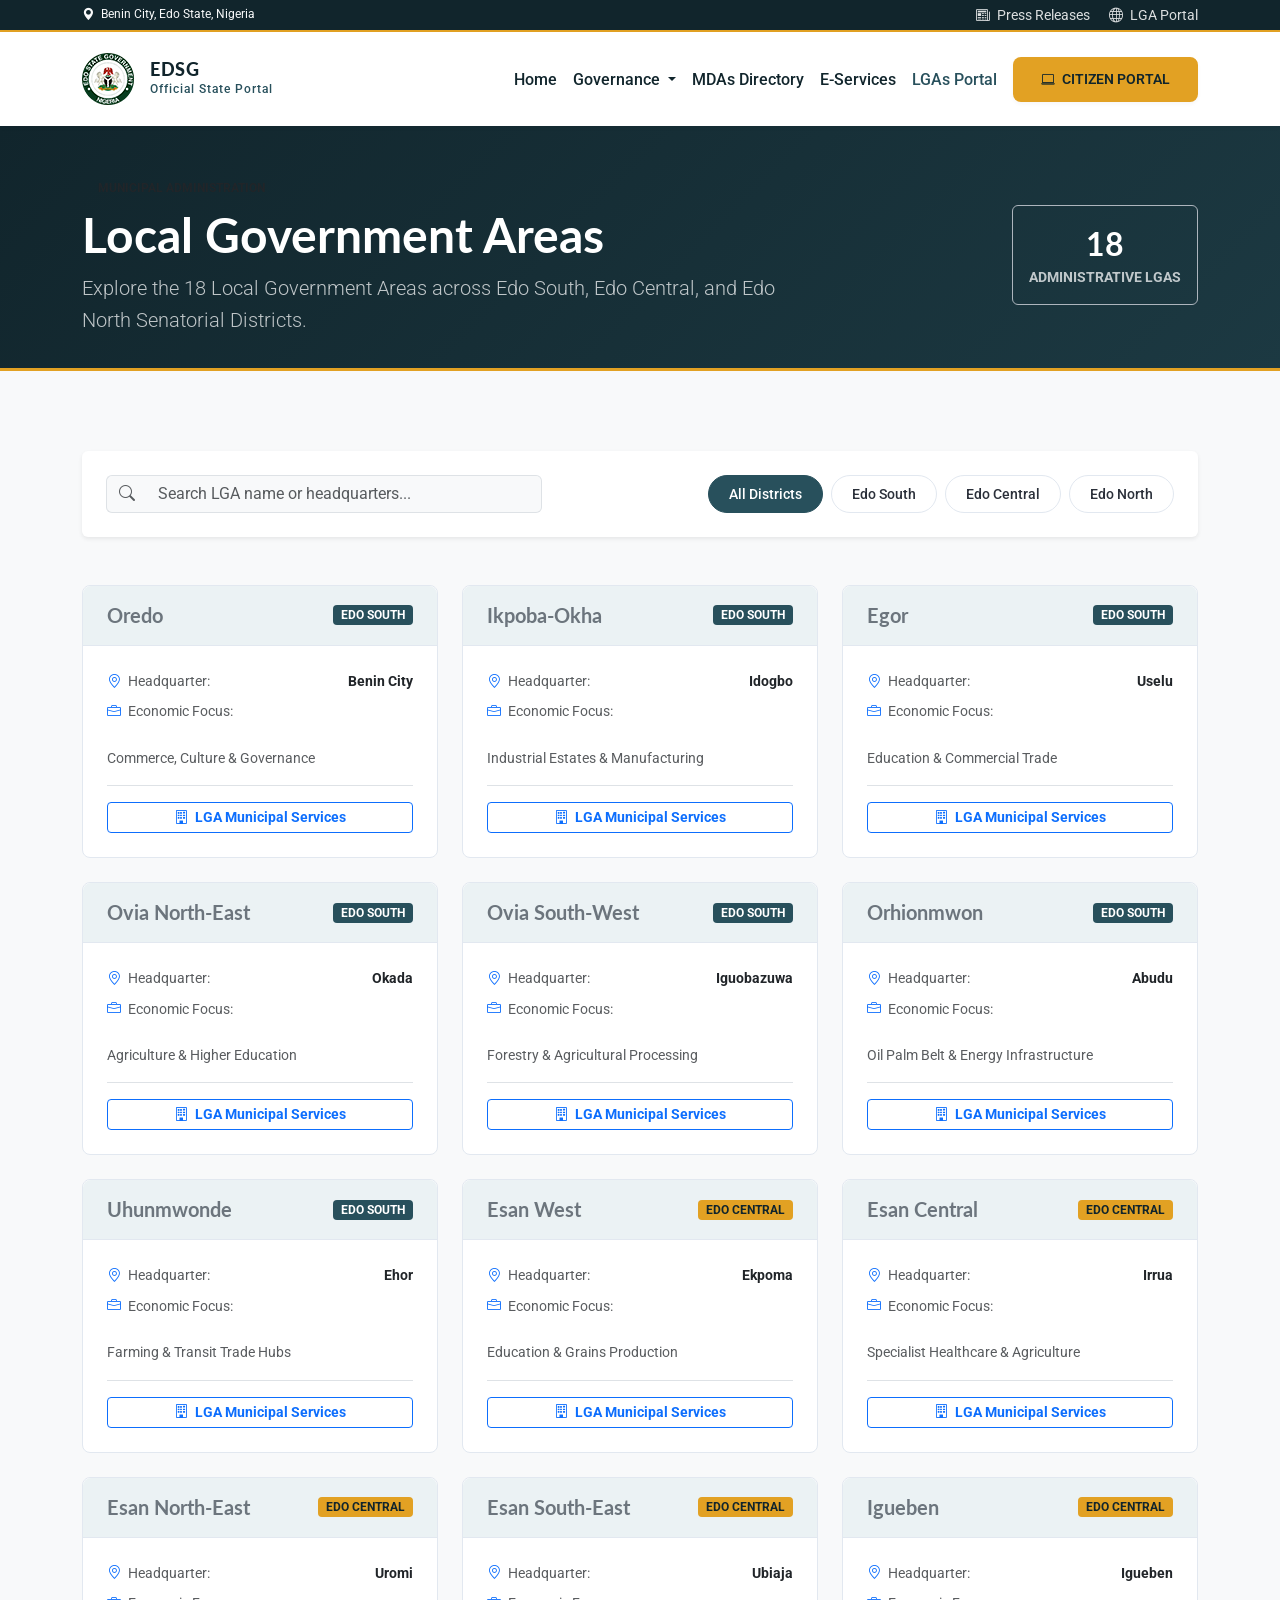
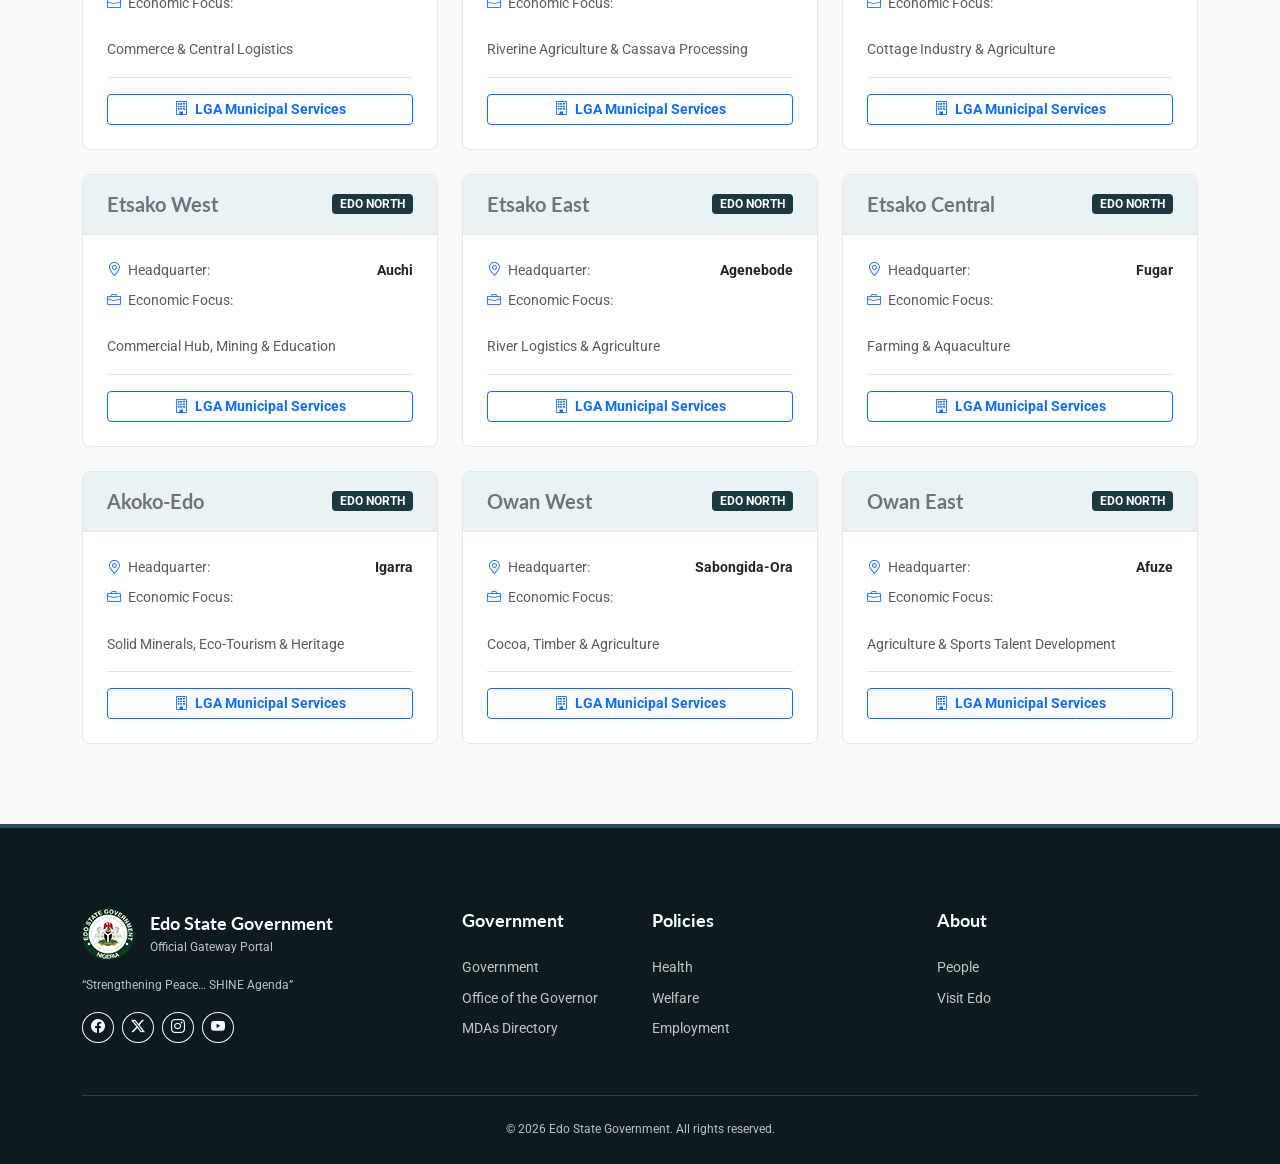
<file: lgas.html>
<!DOCTYPE html>
<html lang="en">
<head>
  <meta charset="UTF-8">
  <meta name="viewport" content="width=device-width, initial-scale=1.0">
  <title>Local Government Areas | Edo State Government</title>
  
  <!-- Bootstrap 5 CSS -->
  <link href="https://cdn.jsdelivr.net/npm/bootstrap@5.3.2/dist/css/bootstrap.min.css" rel="stylesheet">
  <!-- Bootstrap Icons -->
  <link href="https://cdn.jsdelivr.net/npm/bootstrap-icons@1.11.3/font/bootstrap-icons.min.css" rel="stylesheet">
  
  <!-- Custom Design System & Overrides -->
  <link rel="stylesheet" href="assets/css/variables.css">
  <link rel="stylesheet" href="assets/css/custom.css">

  <style>
    /* LGA Specific Component Styles */
    .hero-page-banner {
      background: linear-gradient(135deg, var(--color-secondary) 0%, var(--color-primary-dark) 100%);
      color: var(--color-text-light);
      padding: var(--space-6) 0 var(--space-5);
      border-bottom: 3px solid var(--color-accent);
    }

    .lga-card {
      border: 1px solid var(--color-border);
      border-radius: var(--radius-md);
      background-color: var(--color-surface);
      transition: all var(--transition-smooth);
      height: 100%;
      display: flex;
      flex-direction: column;
    }

    .lga-card:hover {
      transform: translateY(-5px);
      box-shadow: var(--shadow-hover);
      border-color: var(--color-primary-light);
    }

    .lga-card-header {
      background-color: var(--color-primary-subtle);
      border-bottom: 1px solid var(--color-border);
      padding: var(--space-3) var(--space-4);
      border-radius: var(--radius-md) var(--radius-md) 0 0;
    }

    .badge-senatorial {
      font-size: var(--fs-xs);
      font-weight: var(--fw-bold);
      padding: var(--space-1) var(--space-2);
      border-radius: var(--radius-sm);
      text-transform: uppercase;
    }

    .badge-south { background-color: var(--color-primary); color: #ffffff; }
    .badge-central { background-color: var(--color-accent); color: var(--color-secondary); }
    .badge-north { background-color: var(--color-primary-dark); color: #ffffff; }

    .lga-meta-list {
      list-style: none;
      padding: 0;
      margin: 0;
      font-size: var(--fs-sm);
    }

    .lga-meta-list li {
      margin-bottom: var(--space-2);
      display: flex;
      justify-content: space-between;
    }

    .filter-btn {
      border-radius: var(--radius-pill);
      padding: 0.4rem 1.25rem;
      font-weight: var(--fw-medium);
      font-size: var(--fs-sm);
      border: 1px solid var(--color-border);
      background-color: var(--color-surface);
      color: var(--color-text-main);
      transition: all var(--transition-fast);
    }

    .filter-btn:hover,
    .filter-btn.active {
      background-color: var(--color-primary);
      color: #ffffff;
      border-color: var(--color-primary);
    }
  </style>
</head>
<body>

  <!-- Top Navigation Bar -->
  <div class="topbar py-1">
    <div class="container d-flex justify-content-between align-items-center">
      <small><i class="bi bi-geo-alt-fill me-1 text-accent"></i> Benin City, Edo State, Nigeria</small>
      <div class="topbar-links">
        <a href="pages/news.html" class="me-3"><i class="bi bi-newspaper me-1"></i> Press Releases</a>
        <a href="lgas.html"><i class="bi bi-globe me-1"></i> LGA Portal</a>
      </div>
    </div>
  </div>

  <!-- Primary Header & Navbar -->
  <nav class="navbar navbar-expand-lg navbar-custom sticky-top">
    <div class="container">
      <!-- Brand Crest & Title -->
      <a class="navbar-brand d-flex align-items-center" href="index.html">
        <img src="assets/images/brand/edo-coat-of-arms.png" alt="Edo State Crest" class="brand-crest me-3" onerror="this.src='https://placehold.co/52x52/28505C/FFFFFF?text=EDO'">
        <div>
          <div class="brand-text-title">EDSG</div>
          <div class="brand-text-subtitle">Official State Portal</div>
        </div>
      </a>

      <!-- Mobile Toggler -->
      <button class="navbar-toggler" type="button" data-bs-toggle="collapse" data-bs-target="#mainNav" aria-controls="mainNav" aria-expanded="false" aria-label="Toggle navigation">
        <span class="navbar-toggler-icon"></span>
      </button>

      <!-- Navigation Menu -->
      <div class="collapse navbar-collapse" id="mainNav">
        <ul class="navbar-nav ms-auto mb-2 mb-lg-0 align-items-lg-center">
        
          <!-- 1. Home -->
          <li class="nav-item">
            <a class="nav-link" href="index.html">Home</a>
          </li>

          <!-- 2. Governance Dropdown -->
          <li class="nav-item dropdown">
            <a class="nav-link dropdown-toggle" href="#" id="governanceDropdown" role="button" data-bs-toggle="dropdown" aria-expanded="false">
              Governance
            </a>
            <ul class="dropdown-menu shadow border-0" aria-labelledby="governanceDropdown">
              <li><a class="dropdown-item" href="goverance/executive-cabinet.html"><i class="bi bi-person-badge me-2 text-accent"></i> Executive Leadership</a></li>
              <li><a class="dropdown-item" href="goverance/legislature.html"><i class="bi bi-bank me-2 text-accent"></i> House of Assembly</a></li>
              <li><a class="dropdown-item" href="goverance/judiciary.html"><i class="bi bi-shield-shaded me-2 text-accent"></i> Judiciary</a></li>
            </ul>
          </li>

          <!-- 3. MDAs Directory -->
          <li class="nav-item">
            <a class="nav-link" href="mdas.html">MDAs Directory</a>
          </li>

          <!-- 4. E-Services -->
          <li class="nav-item">
            <a class="nav-link" href="e-services.html">E-Services</a>
          </li>

          <!-- 5. LGAs Portal -->
          <li class="nav-item">
            <a class="nav-link active" href="lgas.html">LGAs Portal</a>
          </li>

          <!-- Citizen Portal CTA Button -->
          <li class="nav-item ms-lg-2">
            <a href="e-services.html" class="btn btn-accent btn-sm text-uppercase fw-semibold"><i class="bi bi-laptop me-1"></i> Citizen Portal</a>
          </li>

        </ul>
      </div>
    </div>
  </nav>

  <!-- Hero Banner -->
  <header class="hero-page-banner">
    <div class="container">
      <div class="row align-items-center gy-3">
        <div class="col-lg-8">
          <span class="badge bg-accent text-dark mb-2 px-3 py-1 text-uppercase fw-bold">Municipal Administration</span>
          <h1 class="text-white fw-bold display-5 mb-2">Local Government Areas</h1>
          <p class="text-light opacity-75 lead mb-0">
            Explore the 18 Local Government Areas across Edo South, Edo Central, and Edo North Senatorial Districts.
          </p>
        </div>
        <div class="col-lg-4 text-lg-end">
          <div class="d-inline-block text-center p-3 rounded bg-dark-card border border-dark-subtle text-white">
            <div class="h2 fw-bold text-white mb-0">18</div>
            <div class="small text-uppercase fw-bold text-light opacity-75">Administrative LGAs</div>
          </div>
        </div>
      </div>
    </div>
  </header>

  <!-- Main Content Container -->
  <main class="section-padding bg-alt-section">
    <div class="container">

      <!-- Search & Filter Controls -->
      <div class="card border-0 shadow-sm mb-5">
        <div class="card-body p-3 p-md-4">
          <div class="row g-3 align-items-center">
            <div class="col-md-5">
              <div class="input-group">
                <span class="input-group-text bg-light border-end-0"><i class="bi bi-search text-muted"></i></span>
                <input type="text" id="lgaSearchInput" class="form-control bg-light border-start-0" placeholder="Search LGA name or headquarters...">
              </div>
            </div>
            <div class="col-md-7">
              <div class="d-flex flex-wrap gap-2 justify-content-md-end" id="filterContainer">
                <button class="filter-btn active" data-district="all">All Districts</button>
                <button class="filter-btn" data-district="Edo South">Edo South</button>
                <button class="filter-btn" data-district="Edo Central">Edo Central</button>
                <button class="filter-btn" data-district="Edo North">Edo North</button>
              </div>
            </div>
          </div>
        </div>
      </div>

      <!-- LGA Cards Grid -->
      <div class="row g-4" id="lgaGrid"></div>

    </div>
  </main>

  <!-- Footer Section -->
  <footer class="site-footer">
    <div class="container">
      <div class="row g-4">
        <!-- Column 1: Logo & Motto -->
        <div class="col-lg-4 col-md-6">
          <div class="d-flex align-items-center mb-3">
            <img src="assets/images/brand/edo-coat-of-arms.png" alt="Edo State Seal" class="brand-crest me-3" onerror="this.src='https://placehold.co/52x52/28505C/FFFFFF?text=EDO'">
            <div>
              <h5 class="mb-0 text-white fw-bold">Edo State Government</h5>
              <small class="text-accent">Official Gateway Portal</small>
            </div>
          </div>
          <p class="text-light opacity-75 small mb-3">
            “Strengthening Peace… SHINE Agenda”
          </p>
          <div class="social-links d-flex gap-2">
            <a href="#" class="btn btn-sm btn-outline-light rounded-circle"><i class="bi bi-facebook"></i></a>
            <a href="#" class="btn btn-sm btn-outline-light rounded-circle"><i class="bi bi-twitter-x"></i></a>
            <a href="#" class="btn btn-sm btn-outline-light rounded-circle"><i class="bi bi-instagram"></i></a>
            <a href="#" class="btn btn-sm btn-outline-light rounded-circle"><i class="bi bi-youtube"></i></a>
          </div>
        </div>

        <!-- Column 2: Government -->
        <div class="col-lg-2 col-md-6">
          <h5 class="text-white">Government</h5>
          <ul class="footer-links">
            <li><a href="index.html">Government</a></li>
            <li><a href="goverance/executive-cabinet.html">Office of the Governor</a></li>
            <li><a href="mdas.html">MDAs Directory</a></li>
          </ul>
        </div>

        <!-- Column 3: Policies -->
        <div class="col-lg-3 col-md-6">
          <h5 class="text-white">Policies</h5>
          <ul class="footer-links">
            <li><a href="e-services.html">Health</a></li>
            <li><a href="e-services.html">Welfare</a></li>
            <li><a href="e-services.html">Employment</a></li>
          </ul>
        </div>

        <!-- Column 4: About -->
        <div class="col-lg-3 col-md-6">
          <h5 class="text-white">About</h5>
          <ul class="footer-links">
            <li><a href="lgas.html">People</a></li>
            <li><a href="pages/visit-edo.html">Visit Edo</a></li>
          </ul>
        </div>
      </div>

      <!-- Copyright -->
      <div class="footer-bottom text-center">
        <p class="small mb-0 text-light opacity-75">
          &copy; 2026 Edo State Government. All rights reserved.
        </p>
      </div>
    </div>
  </footer>

  <!-- Bootstrap 5 JS Bundle -->
  <script src="https://cdn.jsdelivr.net/npm/bootstrap@5.3.2/dist/js/bootstrap.bundle.min.js"></script>

  <!-- LGA Interactive JavaScript -->
  <script>
    const lgaData = [
      { name: "Oredo", district: "Edo South", hq: "Benin City", focus: "Commerce, Culture & Governance" },
      { name: "Ikpoba-Okha", district: "Edo South", hq: "Idogbo", focus: "Industrial Estates & Manufacturing" },
      { name: "Egor", district: "Edo South", hq: "Uselu", focus: "Education & Commercial Trade" },
      { name: "Ovia North-East", district: "Edo South", hq: "Okada", focus: "Agriculture & Higher Education" },
      { name: "Ovia South-West", district: "Edo South", hq: "Iguobazuwa", focus: "Forestry & Agricultural Processing" },
      { name: "Orhionmwon", district: "Edo South", hq: "Abudu", focus: "Oil Palm Belt & Energy Infrastructure" },
      { name: "Uhunmwonde", district: "Edo South", hq: "Ehor", focus: "Farming & Transit Trade Hubs" },
      { name: "Esan West", district: "Edo Central", hq: "Ekpoma", focus: "Education & Grains Production" },
      { name: "Esan Central", district: "Edo Central", hq: "Irrua", focus: "Specialist Healthcare & Agriculture" },
      { name: "Esan North-East", district: "Edo Central", hq: "Uromi", focus: "Commerce & Central Logistics" },
      { name: "Esan South-East", district: "Edo Central", hq: "Ubiaja", focus: "Riverine Agriculture & Cassava Processing" },
      { name: "Igueben", district: "Edo Central", hq: "Igueben", focus: "Cottage Industry & Agriculture" },
      { name: "Etsako West", district: "Edo North", hq: "Auchi", focus: "Commercial Hub, Mining & Education" },
      { name: "Etsako East", district: "Edo North", hq: "Agenebode", focus: "River Logistics & Agriculture" },
      { name: "Etsako Central", district: "Edo North", hq: "Fugar", focus: "Farming & Aquaculture" },
      { name: "Akoko-Edo", district: "Edo North", hq: "Igarra", focus: "Solid Minerals, Eco-Tourism & Heritage" },
      { name: "Owan West", district: "Edo North", hq: "Sabongida-Ora", focus: "Cocoa, Timber & Agriculture" },
      { name: "Owan East", district: "Edo North", hq: "Afuze", focus: "Agriculture & Sports Talent Development" }
    ];

    let currentDistrict = "all";

    function getDistrictBadge(district) {
      if (district === "Edo South") return "badge-south";
      if (district === "Edo Central") return "badge-central";
      return "badge-north";
    }

    function renderLGAs() {
      const searchVal = document.getElementById("lgaSearchInput").value.toLowerCase().trim();
      const grid = document.getElementById("lgaGrid");
      grid.innerHTML = "";

      const filtered = lgaData.filter(item => {
        const matchesDistrict = currentDistrict === "all" || item.district === currentDistrict;
        const matchesSearch = item.name.toLowerCase().includes(searchVal) ||
                              item.hq.toLowerCase().includes(searchVal) ||
                              item.focus.toLowerCase().includes(searchVal);
        return matchesDistrict && matchesSearch;
      });

      if (filtered.length === 0) {
        grid.innerHTML = `
          <div class="col-12 text-center py-5">
            <i class="bi bi-inbox fs-1 text-muted d-block mb-2"></i>
            <h5 class="text-secondary">No Local Government Areas Found</h5>
            <p class="text-muted small">Try refining your search terms or changing your district filter.</p>
          </div>`;
        return;
      }

      filtered.forEach(lga => {
        const col = document.createElement("div");
        col.className = "col-md-6 col-lg-4";
        col.innerHTML = `
          <div class="lga-card">
            <div class="lga-card-header d-flex justify-content-between align-items-center">
              <h3 class="h5 mb-0 fw-bold text-secondary">${lga.name}</h3>
              <span class="badge badge-senatorial ${getDistrictBadge(lga.district)}">${lga.district}</span>
            </div>
            <div class="p-4 d-flex flex-column flex-grow-1">
              <ul class="lga-meta-list mb-3">
                <li>
                  <span class="text-muted"><i class="bi bi-geo-alt me-1 text-primary"></i> Headquarter:</span>
                  <span class="fw-bold text-dark">${lga.hq}</span>
                </li>
                <li>
                  <span class="text-muted"><i class="bi bi-briefcase me-1 text-primary"></i> Economic Focus:</span>
                </li>
              </ul>
              <p class="small text-muted flex-grow-1 mb-3">${lga.focus}</p>
              <div class="pt-3 border-top mt-auto">
                <a href="e-services.html" class="btn btn-outline-primary btn-sm w-100 fw-bold">
                  <i class="bi bi-building me-1"></i> LGA Municipal Services
                </a>
              </div>
            </div>
          </div>
        `;
        grid.appendChild(col);
      });
    }

    document.getElementById("lgaSearchInput").addEventListener("input", renderLGAs);

    document.querySelectorAll(".filter-btn").forEach(btn => {
      btn.addEventListener("click", (e) => {
        document.querySelectorAll(".filter-btn").forEach(b => b.classList.remove("active"));
        e.target.classList.add("active");
        currentDistrict = e.target.getAttribute("data-district");
        renderLGAs();
      });
    });

    window.addEventListener("DOMContentLoaded", renderLGAs);
  </script>
</body>
</html>
</file>
<file: assets/css/variables.css>
/* ==========================================================================
   EDO STATE GOVERNMENT PORTAL - DESIGN SYSTEM & VARIABLES
   Font Families: Lato (Headings), Roboto (Body)
   Primary Color: #28505C (Slate Teal)
   ========================================================================== */

/* Google Fonts Import */
@import url('https://fonts.googleapis.com/css2?family=Lato:wght@700;900&family=Roboto:wght@400;500;700&display=swap');

:root {
  /* ------------------------------------------------------------------------
     1. TYPOGRAPHY SYSTEM
     ------------------------------------------------------------------------ */
  --font-heading: 'Lato', system-ui, -apple-system, BlinkMacSystemFont, "Segoe UI", Roboto, sans-serif;
  --font-body: 'Roboto', system-ui, -apple-system, BlinkMacSystemFont, "Segoe UI", sans-serif;

  /* Font Weights */
  --fw-regular: 400;
  --fw-medium: 500;
  --fw-bold: 700;
  --fw-black: 900;

  /* Font Size Scale (rem-based) */
  --fs-xs: 0.75rem;     /* 12px */
  --fs-sm: 0.875rem;    /* 14px */
  --fs-base: 1rem;      /* 16px Base */
  --fs-md: 1.125rem;    /* 18px */
  --fs-lg: 1.25rem;     /* 20px */
  --fs-xl: 1.75rem;     /* 28px */
  --fs-xxl: 2.25rem;    /* 36px */
  --fs-hero: 3.25rem;   /* 52px Hero Headlines */

  /* Line Heights */
  --lh-tight: 1.2;
  --lh-snug: 1.35;
  --lh-normal: 1.6;

  /* ------------------------------------------------------------------------
     2. COLOR PALETTE
     ------------------------------------------------------------------------ */
  /* Brand Core Colors */
  --color-primary: #28505C;         /* Primary Slate Teal */
  --color-primary-dark: #1C3942;    /* Dark Teal (Hover/Active) */
  --color-primary-light: #3A6D7C;   /* Light Slate Variant */
  --color-primary-subtle: #EBF2F4;  /* Very Light Background Tint */

  --color-secondary: #11252C;       /* Deep Neutral / Header Dark */
  
  --color-accent: #E2A123;          /* Warm Amber Gold (High Contrast) */
  --color-accent-hover: #C78B1A;    /* Darker Gold Hover */
  --color-accent-light: #F9F871;    /* Pale Yellow Highlight */

  /* Neutral Backgrounds & Surface Colors */
  --color-bg-main: #FFFFFF;
  --color-bg-alt: #F8F9FA;          /* Section Alternate Background */
  --color-bg-dark: #0D1A1E;         /* Footer & Dark Sections */
  --color-surface: #FFFFFF;

  /* Text & Border Colors */
  --color-text-main: #2B303A;
  --color-text-muted: #6C757D;
  --color-text-light: #F8F9FA;
  --color-border: #E2E8F0;
  --color-border-dark: #2A3E45;

  /* ------------------------------------------------------------------------
     3. SPACING SYSTEM (rem-based 8px grid)
     ------------------------------------------------------------------------ */
  --space-1: 0.25rem;   /* 4px */
  --space-2: 0.5rem;    /* 8px */
  --space-3: 1rem;      /* 16px */
  --space-4: 1.5rem;    /* 24px */
  --space-5: 2rem;      /* 32px */
  --space-6: 3rem;      /* 48px */
  --space-7: 5rem;      /* 80px Section Padding */

  /* ------------------------------------------------------------------------
     4. COMPONENT SHADOWS & BORDER RADIUS
     ------------------------------------------------------------------------ */
  --radius-sm: 4px;
  --radius-md: 8px;
  --radius-lg: 16px;
  --radius-pill: 50px;

  --shadow-sm: 0 2px 4px rgba(17, 37, 44, 0.04);
  --shadow-md: 0 4px 12px rgba(17, 37, 44, 0.08);
  --shadow-lg: 0 12px 32px rgba(17, 37, 44, 0.12);
  --shadow-hover: 0 16px 40px rgba(40, 80, 92, 0.18);

  /* Transitions */
  --transition-fast: 0.15s ease;
  --transition-normal: 0.25s ease;
  --transition-smooth: 0.4s cubic-bezier(0.16, 1, 0.3, 1);
}
</file>
<file: assets/css/custom.css>
/* ==========================================================================
   EDO STATE GOVERNMENT PORTAL - CUSTOM STYLES & OVERRIDES
   Integrates Bootstrap 5 with variables.css
   ========================================================================== */

/* --------------------------------------------------------------------------
   1. GLOBAL & TYPOGRAPHY RESET
   -------------------------------------------------------------------------- */
body {
  font-family: var(--font-body);
  font-size: var(--fs-base);
  font-weight: var(--fw-regular);
  color: var(--color-text-main);
  background-color: var(--color-bg-main);
  line-height: var(--lh-normal);
  -webkit-font-smoothing: antialiased;
}

h1, h2, h3, h4, h5, h6,
.h1, .h2, .h3, .h4, .h5, .h6 {
  font-family: var(--font-heading);
  font-weight: var(--fw-bold);
  color: var(--color-secondary);
  line-height: var(--lh-snug);
}

a {
  color: var(--color-primary);
  text-decoration: none;
  transition: color var(--transition-fast);
}

a:hover {
  color: var(--color-primary-dark);
}

/* --------------------------------------------------------------------------
   2. TOPBAR & NAVIGATION
   -------------------------------------------------------------------------- */
.topbar {
  background-color: var(--color-secondary);
  color: var(--color-text-light);
  font-size: var(--fs-sm);
  border-bottom: 2px solid var(--color-accent);
}

.topbar a {
  color: rgba(255, 255, 255, 0.85);
}

.topbar a:hover {
  color: var(--color-accent);
}

.navbar-custom {
  background-color: var(--color-surface);
  box-shadow: var(--shadow-sm);
  padding-top: var(--space-3);
  padding-bottom: var(--space-3);
  transition: all var(--transition-normal);
}

.brand-crest {
  height: 52px;
  width: auto;
}

.brand-text-title {
  font-family: var(--font-heading);
  font-size: var(--fs-md);
  font-weight: var(--fw-black);
  color: var(--color-secondary);
  line-height: 1.1;
  text-transform: uppercase;
  letter-spacing: 0.5px;
}

.brand-text-subtitle {
  font-size: var(--fs-xs);
  color: var(--color-primary);
  font-weight: var(--fw-medium);
  letter-spacing: 1px;
}

.navbar-custom .nav-link {
  font-family: var(--font-body);
  font-weight: var(--fw-medium);
  font-size: var(--fs-base);
  color: var(--color-secondary);
  /* padding: 0.5rem 1rem !important;  */
  border-radius: var(--radius-sm);
  transition: all var(--transition-fast);
}

.navbar-custom .nav-link:hover,
.navbar-custom .nav-link.active {
  color: var(--color-primary);
  /* background-color: var(--color-primary-subtle); */
}

/* --------------------------------------------------------------------------
   3. HERO SECTION
   -------------------------------------------------------------------------- */
.hero-section {
  position: relative;
  background: linear-gradient(135deg, var(--color-secondary) 0%, var(--color-primary-dark) 100%);
  color: var(--color-text-light);
  padding: var(--space-7) 0;
  overflow: hidden;
}

.hero-section::before {
  content: '';
  position: absolute;
  top: 0;
  right: 0;
  bottom: 0;
  left: 0;
  background: radial-gradient(circle at 80% 20%, rgba(226, 161, 35, 0.15) 0%, transparent 50%);
  pointer-events: none;
}

.hero-title {
  font-size: clamp(2.25rem, 4vw, var(--fs-hero));
  font-weight: var(--fw-black);
  color: #FFFFFF;
  line-height: var(--lh-tight);
  margin-bottom: var(--space-3);
}

.hero-lead {
  font-size: var(--fs-md);
  color: rgba(255, 255, 255, 0.9);
  max-width: 640px;
  margin-bottom: var(--space-5);
}

/* --------------------------------------------------------------------------
   4. BUTTONS & UI COMPONENTS
   -------------------------------------------------------------------------- */
.btn-accent {
  background-color: var(--color-accent);
  color: var(--color-secondary);
  font-weight: var(--fw-bold);
  padding: 0.75rem 1.75rem;
  border-radius: var(--radius-md);
  border: none;
  box-shadow: var(--shadow-sm);
  transition: all var(--transition-fast);
}

.btn-accent:hover {
  background-color: var(--color-accent-hover);
  color: var(--color-secondary);
  transform: translateY(-2px);
  box-shadow: var(--shadow-md);
}

.btn-outline-custom {
  background-color: transparent;
  color: #FFFFFF;
  border: 2px solid rgba(255, 255, 255, 0.4);
  font-weight: var(--fw-medium);
  padding: 0.75rem 1.75rem;
  border-radius: var(--radius-md);
  transition: all var(--transition-fast);
}

.btn-outline-custom:hover {
  background-color: #FFFFFF;
  color: var(--color-primary-dark);
  border-color: #FFFFFF;
}

/* --------------------------------------------------------------------------
   5. SERVICE CARDS & HOVER EFFECTS
   -------------------------------------------------------------------------- */
.section-padding {
  padding: var(--space-7) 0;
}

.bg-alt-section {
  background-color: var(--color-bg-alt);
}

.service-card {
  border: 1px solid var(--color-border);
  border-radius: var(--radius-md);
  background-color: var(--color-surface);
  transition: all var(--transition-smooth);
}

.service-card:hover {
  transform: translateY(-6px);
  box-shadow: var(--shadow-hover);
  border-color: var(--color-primary-light);
}

.service-icon-box {
  width: 56px;
  height: 56px;
  border-radius: var(--radius-md);
  background-color: var(--color-primary-subtle);
  color: var(--color-primary);
  display: inline-flex;
  align-items: center;
  justify-content: center;
  font-size: 1.6rem;
  margin-bottom: var(--space-3);
  transition: all var(--transition-fast);
}

.service-card:hover .service-icon-box {
  background-color: var(--color-primary);
  color: var(--color-accent);
}

/* --------------------------------------------------------------------------
   6. FOOTER STYLING
   -------------------------------------------------------------------------- */
.site-footer {
  background-color: var(--color-bg-dark);
  color: rgba(255, 255, 255, 0.75);
  font-size: var(--fs-sm);
  padding-top: var(--space-7);
  padding-bottom: var(--space-4);
  border-top: 4px solid var(--color-primary);
}

.site-footer h5 {
  color: #FFFFFF;
  font-size: var(--fs-md);
  margin-bottom: var(--space-4);
}

.footer-links {
  list-style: none;
  padding: 0;
  margin: 0;
}

.footer-links li {
  margin-bottom: var(--space-2);
}

.footer-links a {
  color: rgba(255, 255, 255, 0.75);
  transition: color var(--transition-fast);
}

.footer-links a:hover {
  color: var(--color-accent);
  padding-left: 4px;
}

.footer-bottom {
  border-top: 1px solid var(--color-border-dark);
  margin-top: var(--space-6);
  padding-top: var(--space-4);
}
</file>
